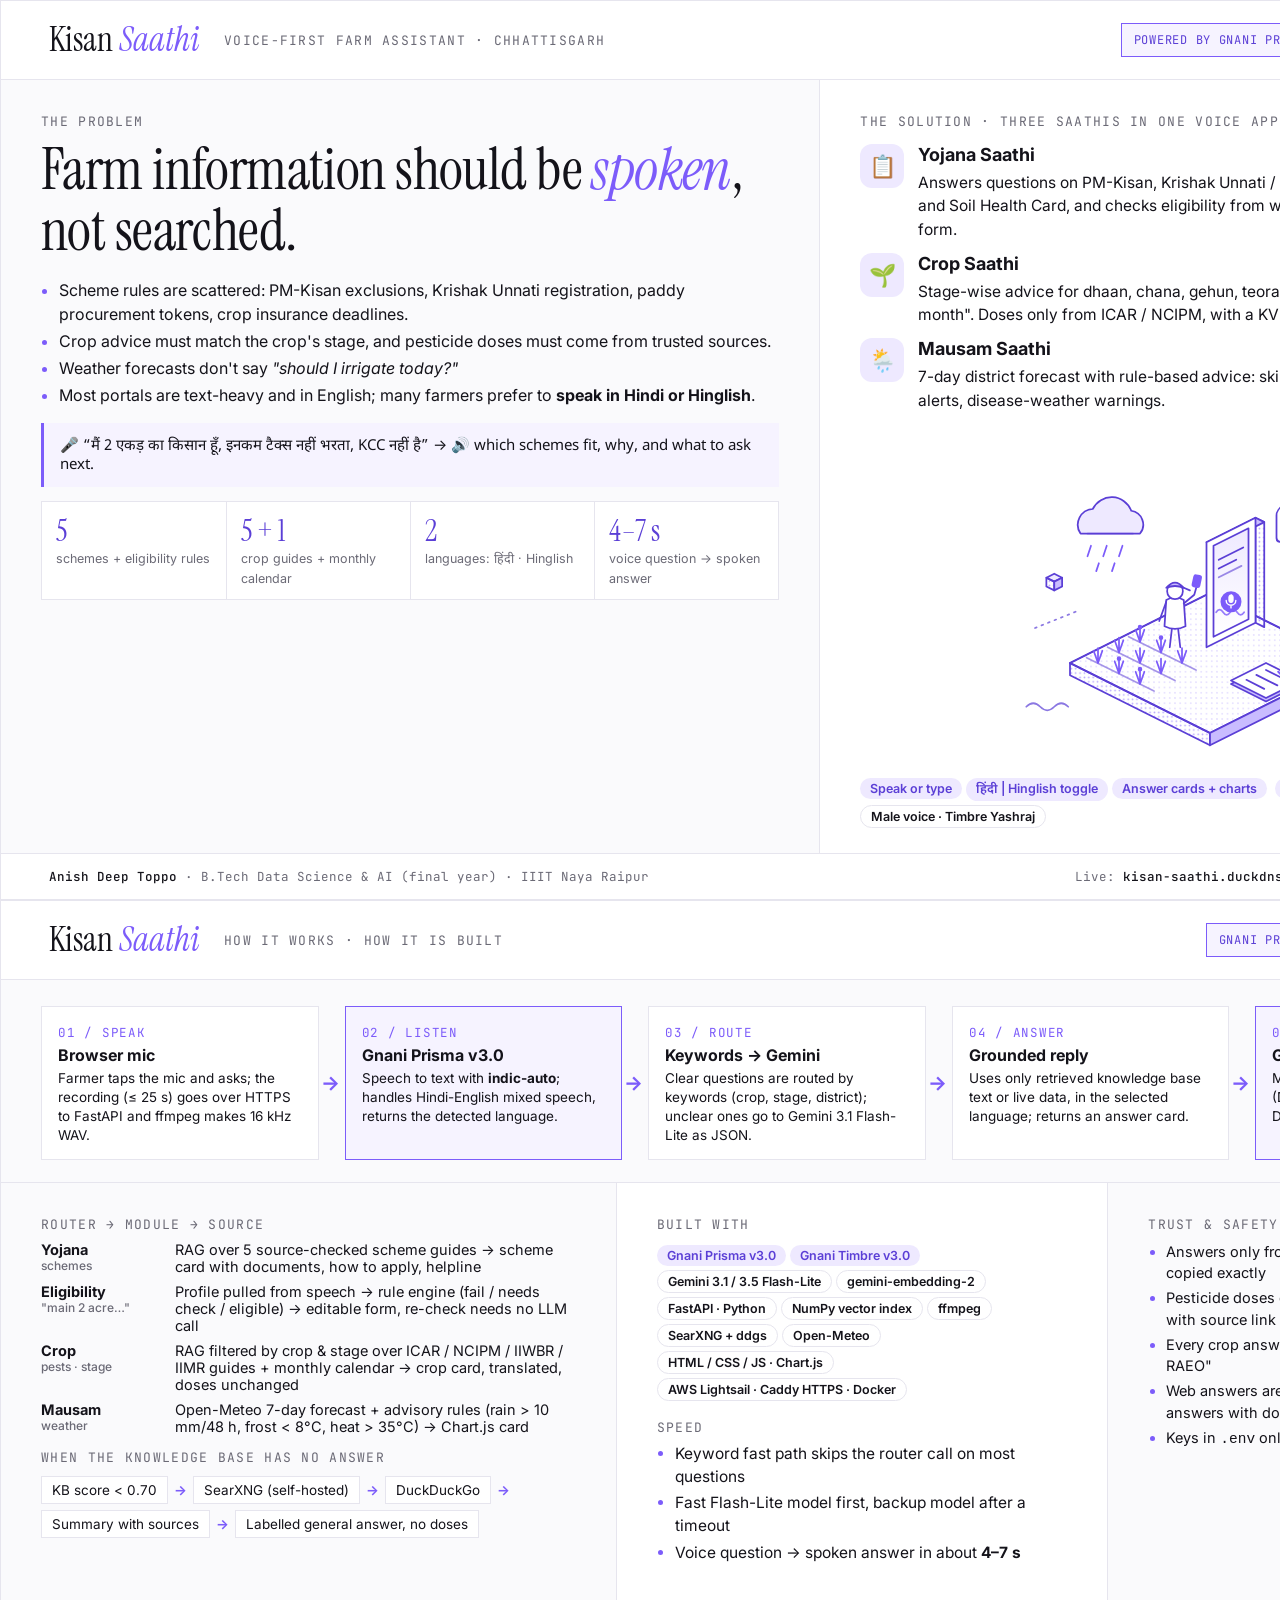
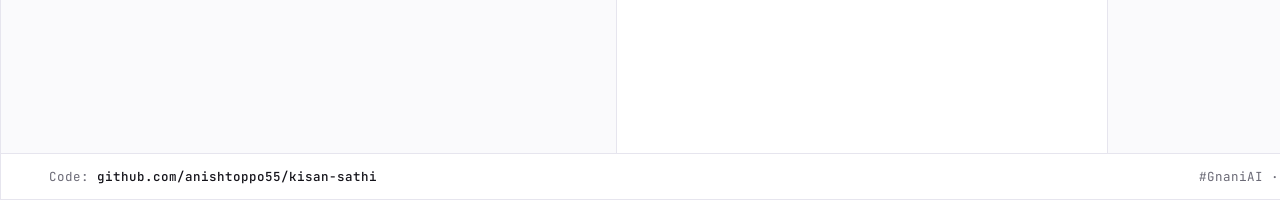
<file: assets/pitch.html>
<!doctype html>
<html lang="en">
<head>
<meta charset="utf-8">
<link rel="stylesheet" href="https://fonts.googleapis.com/css2?family=Instrument+Serif:ital@0;1&family=Inter:wght@400;500;600;700&family=JetBrains+Mono:wght@400;500&family=Noto+Sans+Devanagari:wght@400;600&display=swap">
<style>
  :root { --a:#7C5CFA; --ai:#5B3FD6; --soft:#EEE9FF; --softer:#F6F3FF; --ink:#14131A; --mut:#6B6A76; --bg:#FAFAFC; --line:#E6E5EE;
          --ok:#2e7d32; --warn:#ef6c00; }
  * { box-sizing:border-box; margin:0; padding:0 }
  body { background:#ddd; font-family:Inter,'Noto Sans Devanagari',sans-serif; color:var(--ink) }
  .slide { width:1600px; height:900px; background:var(--bg); position:relative; overflow:hidden; display:flex; flex-direction:column;
           border:1px solid var(--line); page-break-after:always }
  .top { display:flex; align-items:center; gap:24px; padding:22px 48px; border-bottom:1px solid var(--line); background:#fff }
  .logo { font-family:'Instrument Serif',serif; font-size:34px; line-height:1 }
  .logo em { color:var(--a) }
  .label { font-family:'JetBrains Mono',monospace; font-size:13px; letter-spacing:.1em; text-transform:uppercase; color:var(--mut) }
  .badge { margin-left:auto; font-family:'JetBrains Mono',monospace; font-size:12px; letter-spacing:.06em; text-transform:uppercase;
           color:var(--ai); border:1px solid var(--a); background:var(--softer); padding:8px 12px }
  .pg { font-family:'JetBrains Mono',monospace; font-size:13px; color:var(--mut) }
  h1 { font-family:'Instrument Serif',serif; font-weight:400; font-size:58px; line-height:1.05; letter-spacing:-.01em }
  h1 em { font-style:italic; color:var(--a) }
  h3 { font-size:18px; font-weight:700; margin-bottom:6px }
  p, li { font-size:15.5px; line-height:1.5 }
  .muted { color:var(--mut) }
  .grid { display:grid; flex:1; min-height:0 }
  .cell { padding:30px 40px; min-width:0 }
  .cell + .cell { border-left:1px solid var(--line) }
  .rowline { border-top:1px solid var(--line) }
  .tag { display:inline-block; font-size:12.5px; font-weight:600; padding:3px 10px; border-radius:999px; background:var(--soft); color:var(--ai); margin:2px 4px 2px 0 }
  .tag.plain { background:#fff; border:1px solid var(--line); color:var(--ink) }
  .card { background:#fff; border:1px solid var(--line); padding:18px 20px }
  ul { padding-left:18px } li { margin:3px 0 } li::marker { color:var(--a) }
  .num { font-family:'JetBrains Mono',monospace; font-size:12.5px; color:var(--a); letter-spacing:.06em; text-transform:uppercase }
  .foot { display:flex; gap:28px; padding:14px 48px; border-top:1px solid var(--line); background:#fff;
          font-family:'JetBrains Mono',monospace; font-size:12.5px; color:var(--mut) }
  .foot b { color:var(--ink); font-weight:500 }
  .hi { font-family:'Noto Sans Devanagari',Inter,sans-serif }

  /* slide 1 */
  .s1 .grid { grid-template-columns:1.05fr 1fr }
  .problem li { font-size:16px }
  .modules { display:grid; grid-template-columns:1fr; gap:12px; margin-top:6px }
  .mod { display:grid; grid-template-columns:44px 1fr; gap:14px; align-items:start }
  .ico { width:44px; height:44px; border-radius:12px; background:var(--soft); display:grid; place-items:center; font-size:22px }
  .quote { margin-top:16px; background:var(--softer); border-left:3px solid var(--a); padding:12px 16px; font-size:15px }
  .illus { width:100%; max-width:420px; display:block; margin:6px auto 0 }
  .stats { display:grid; grid-template-columns:repeat(4,1fr); border:1px solid var(--line); background:#fff; margin-top:14px }
  .stats div { padding:12px 14px } .stats div + div { border-left:1px solid var(--line) }
  .stats b { display:block; font-family:'Instrument Serif',serif; font-size:30px; font-weight:400; color:var(--ai); line-height:1.1 }
  .stats span { font-size:12.5px; color:var(--mut) }

  /* slide 2 */
  .s2 .grid { grid-template-rows:auto 1fr }
  .flow { display:grid; grid-template-columns:repeat(5,1fr); gap:0; padding:26px 40px 22px }
  .step { position:relative; background:#fff; border:1px solid var(--line); padding:14px 16px; margin-right:26px }
  .step:last-child { margin-right:0 }
  .step:not(:last-child)::after { content:"→"; position:absolute; right:-22px; top:50%; transform:translateY(-50%); color:var(--a); font-size:20px; font-weight:700 }
  .step.gnani { border-color:var(--a); background:var(--softer) }
  .step h3 { font-size:16px; margin:4px 0 4px }
  .step p { font-size:13.5px; line-height:1.4 }
  .lower { display:grid; grid-template-columns:1.25fr 1fr 1fr; border-top:1px solid var(--line); min-height:0 }
  .route { display:grid; grid-template-columns:120px 1fr; gap:8px 14px; font-size:14.5px; margin-top:8px }
  .route .k { font-weight:700 } .route .k small { display:block; font-weight:500; color:var(--mut); font-size:12px }
  .chain { display:flex; flex-wrap:wrap; align-items:center; gap:6px; margin-top:10px; font-size:13.5px }
  .chain .box { background:#fff; border:1px solid var(--line); padding:5px 10px }
  .chain .ar { color:var(--a); font-weight:700 }
  .safe li { font-size:14.5px }
</style>
</head>
<body>

<!-- ============ SLIDE 1: WHAT ============ -->
<section class="slide s1">
  <div class="top">
    <span class="logo">Kisan <em>Saathi</em></span>
    <span class="label">Voice-first farm assistant · Chhattisgarh</span>
    <span class="badge">Powered by Gnani Prisma v3.0 &amp; Timbre v3.0</span>
    <span class="pg">01 / 02</span>
  </div>
  <div class="grid">
    <div class="cell">
      <span class="label">The problem</span>
      <h1 style="margin:10px 0 16px">Farm information should be <em>spoken</em>, not searched.</h1>
      <ul class="problem">
        <li>Scheme rules are scattered: PM-Kisan exclusions, Krishak Unnati registration, paddy procurement tokens, crop insurance deadlines.</li>
        <li>Crop advice must match the crop's stage, and pesticide doses must come from trusted sources.</li>
        <li>Weather forecasts don't say <i>"should I irrigate today?"</i></li>
        <li>Most portals are text-heavy and in English; many farmers prefer to <b>speak in Hindi or Hinglish</b>.</li>
      </ul>
      <div class="quote hi">🎤 “मैं 2 एकड़ का किसान हूँ, इनकम टैक्स नहीं भरता, KCC नहीं है” → 🔊 which schemes fit, why, and what to ask next.</div>
      <div class="stats">
        <div><b>5</b><span>schemes + eligibility rules</span></div>
        <div><b>5 + 1</b><span>crop guides + monthly calendar</span></div>
        <div><b>2</b><span>languages: हिंदी · Hinglish</span></div>
        <div><b>4–7 s</b><span>voice question → spoken answer</span></div>
      </div>
    </div>
    <div class="cell" style="background:#fff">
      <span class="label">The solution · three saathis in one voice app</span>
      <div class="modules" style="margin-top:14px">
        <div class="mod"><div class="ico">📋</div><div><h3>Yojana Saathi</h3>
          <p>Answers questions on PM-Kisan, Krishak Unnati / dhaan kharidi, PM Fasal Bima, KCC and Soil Health Card, and checks eligibility from what the farmer says, with an editable form.</p></div></div>
        <div class="mod"><div class="ico">🌱</div><div><h3>Crop Saathi</h3>
          <p>Stage-wise advice for dhaan, chana, gehun, teora and makka, plus "what to sow this month". Doses only from ICAR / NCIPM, with a KVK reminder.</p></div></div>
        <div class="mod"><div class="ico">🌦️</div><div><h3>Mausam Saathi</h3>
          <p>7-day district forecast with rule-based advice: skip irrigation before rain, frost and heat alerts, disease-weather warnings.</p></div></div>
      </div>
      <img class="illus" src="../app/static/illustration.svg" alt="">
      <div style="margin-top:8px">
        <span class="tag">Speak or type</span><span class="tag">हिंदी | Hinglish toggle</span><span class="tag">Answer cards + charts</span>
        <span class="tag">Web sources when the KB has no answer</span><span class="tag plain">Male voice · Timbre Yashraj</span>
      </div>
    </div>
  </div>
  <div class="foot">
    <span><b>Anish Deep Toppo</b> · B.Tech Data Science &amp; AI (final year) · IIIT Naya Raipur</span>
    <span style="margin-left:auto">Live: <b>kisan-saathi.duckdns.org</b></span>
    <span>Demo: <b>youtu.be/phamRC-49Hc</b></span>
  </div>
</section>

<!-- ============ SLIDE 2: HOW ============ -->
<section class="slide s2">
  <div class="top">
    <span class="logo">Kisan <em>Saathi</em></span>
    <span class="label">How it works · how it is built</span>
    <span class="badge">Gnani Prisma v3.0 · Timbre v3.0</span>
    <span class="pg">02 / 02</span>
  </div>
  <div class="grid">
    <div>
      <div class="flow">
        <div class="step"><span class="num">01 / Speak</span><h3>Browser mic</h3><p>Farmer taps the mic and asks; the recording (≤ 25 s) goes over HTTPS to FastAPI and ffmpeg makes 16 kHz WAV.</p></div>
        <div class="step gnani"><span class="num">02 / Listen</span><h3>Gnani Prisma v3.0</h3><p>Speech to text with <b>indic-auto</b>; handles Hindi-English mixed speech, returns the detected language.</p></div>
        <div class="step"><span class="num">03 / Route</span><h3>Keywords → Gemini</h3><p>Clear questions are routed by keywords (crop, stage, district); unclear ones go to Gemini 3.1 Flash-Lite as JSON.</p></div>
        <div class="step"><span class="num">04 / Answer</span><h3>Grounded reply</h3><p>Uses only retrieved knowledge base text or live data, in the selected language; returns an answer card.</p></div>
        <div class="step gnani"><span class="num">05 / Speak back</span><h3>Gnani Timbre v3.0</h3><p>Male voice <b>Yashraj</b> reads the reply (Devanagari or Roman Hinglish); v2.5 Deepak as fallback.</p></div>
      </div>
    </div>
    <div class="lower">
      <div class="cell">
        <span class="label">Router → module → source</span>
        <div class="route">
          <div class="k">Yojana<small>schemes</small></div><div>RAG over 5 source-checked scheme guides → scheme card with documents, how to apply, helpline</div>
          <div class="k">Eligibility<small>"main 2 acre…"</small></div><div>Profile pulled from speech → rule engine (fail / needs check / eligible) → editable form, re-check needs no LLM call</div>
          <div class="k">Crop<small>pests · stage</small></div><div>RAG filtered by crop &amp; stage over ICAR / NCIPM / IIWBR / IIMR guides + monthly calendar → crop card, translated, doses unchanged</div>
          <div class="k">Mausam<small>weather</small></div><div>Open-Meteo 7-day forecast + advisory rules (rain &gt; 10 mm/48 h, frost &lt; 8°C, heat &gt; 35°C) → Chart.js card</div>
        </div>
        <span class="label" style="display:block;margin-top:14px">When the knowledge base has no answer</span>
        <div class="chain"><span class="box">KB score &lt; 0.70</span><span class="ar">→</span><span class="box">SearXNG (self-hosted)</span><span class="ar">→</span><span class="box">DuckDuckGo</span><span class="ar">→</span><span class="box">Summary with sources</span><span class="ar">→</span><span class="box">Labelled general answer, no doses</span></div>
      </div>
      <div class="cell" style="background:#fff">
        <span class="label">Built with</span>
        <div style="margin-top:10px">
          <span class="tag">Gnani Prisma v3.0</span><span class="tag">Gnani Timbre v3.0</span><br>
          <span class="tag plain">Gemini 3.1 / 3.5 Flash-Lite</span><span class="tag plain">gemini-embedding-2</span><br>
          <span class="tag plain">FastAPI · Python</span><span class="tag plain">NumPy vector index</span><span class="tag plain">ffmpeg</span><br>
          <span class="tag plain">SearXNG + ddgs</span><span class="tag plain">Open-Meteo</span><br>
          <span class="tag plain">HTML / CSS / JS · Chart.js</span><span class="tag plain">AWS Lightsail · Caddy HTTPS · Docker</span>
        </div>
        <span class="label" style="display:block;margin-top:16px">Speed</span>
        <ul style="margin-top:6px">
          <li>Keyword fast path skips the router call on most questions</li>
          <li>Fast Flash-Lite model first, backup model after a timeout</li>
          <li>Voice question → spoken answer in about <b>4–7 s</b></li>
        </ul>
      </div>
      <div class="cell">
        <span class="label">Trust &amp; safety</span>
        <ul class="safe" style="margin-top:8px">
          <li>Answers only from retrieved text; numbers and doses copied exactly</li>
          <li>Pesticide doses only from official ICAR / NCIPM guides, with source link</li>
          <li>Every crop answer ends with "confirm with your KVK / RAEO"</li>
          <li>Web answers are labelled and list their sources; general answers with doses or ₹ amounts are blocked</li>
          <li>Keys in <code>.env</code> only; per-IP rate limit; 139 unit tests</li>
        </ul>
      </div>
    </div>
  </div>
  <div class="foot">
    <span>Code: <b>github.com/anishtoppo55/kisan-sathi</b></span>
    <span style="margin-left:auto">#GnaniAI · #GreatIndianAIInternshipChallenge</span>
  </div>
</section>

</body>
</html>
</file>
